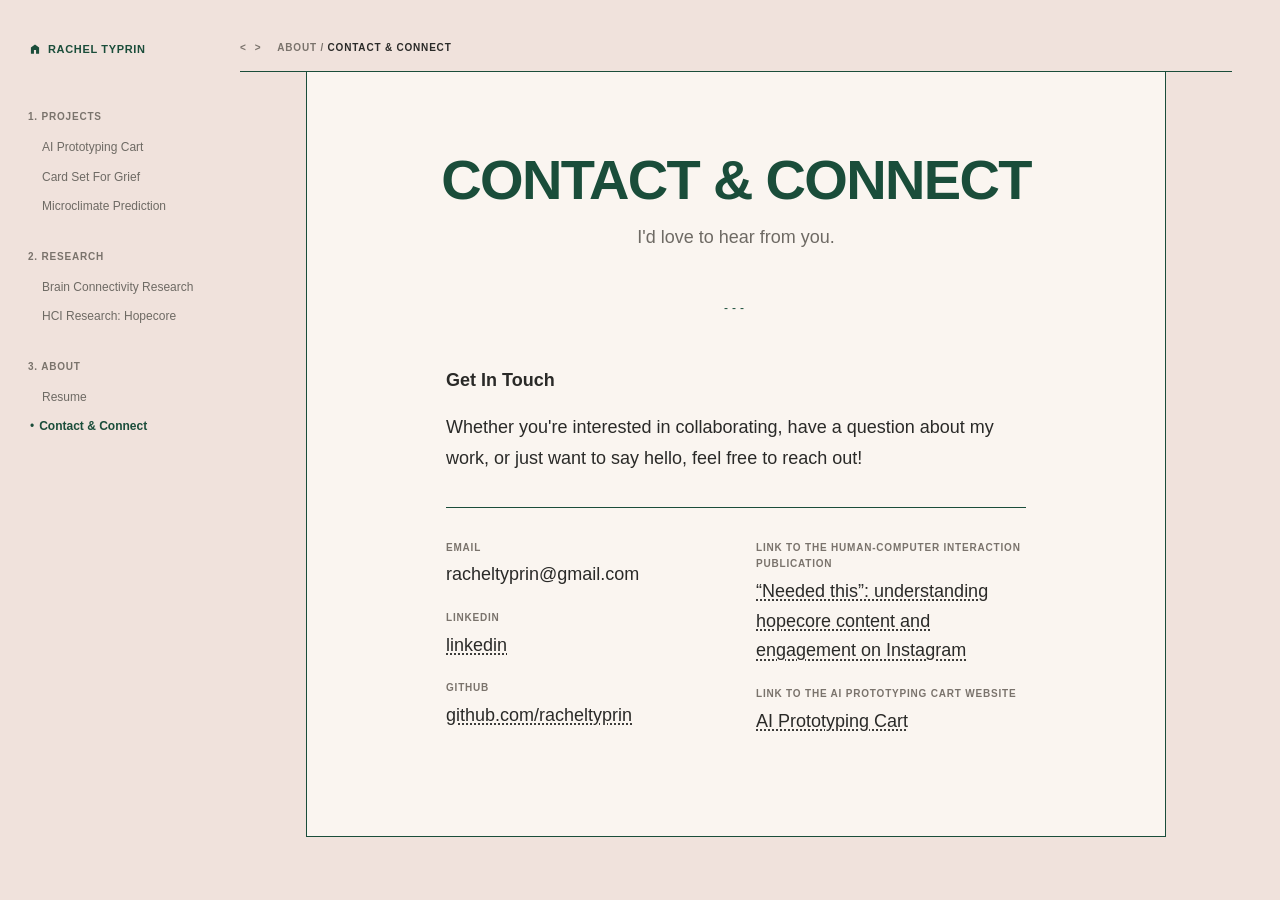
<file: contact.html>
<!DOCTYPE html>
<html lang="en">
<head>
  <meta charset="UTF-8">
  <meta name="viewport" content="width=device-width, initial-scale=1.0">
  <title>Contact & Connect — Rachel Typrin</title>
  <link rel="icon" href="photos/tablogolight.png" type="image/png" media="(prefers-color-scheme: light)">
  <link rel="icon" href="photos/tablogodark.png" type="image/png" media="(prefers-color-scheme: dark)">
  <link href="https://api.fontshare.com/v2/css?f[]=chillax@700,800,900&f[]=satoshi@400,700&display=swap" rel="stylesheet">
  <link rel="stylesheet" href="css/project.css">
</head>
<body>

  <aside class="sidebar">
    <div class="logo"><a href="index.html"><svg class="home-icon" viewBox="0 0 24 24" aria-hidden="true"><path fill="currentColor" d="M5 20V9.5l7-5.288L19 9.5V20h-5.192v-6.384h-3.616V20z"></path></svg>RACHEL TYPRIN</a></div>

    <nav class="toc">
      <div class="toc-section">
        <h3 class="section-title">1. PROJECTS</h3>
        <ul>
          <li><a href="aiprototypingcart.html">AI Prototyping Cart</a></li>
          <li><a href="cardgameforgrief.html">Card Set For Grief</a></li>
          <li><a href="microclimatepredictions.html">Microclimate Prediction</a></li>
        </ul>
      </div>
      <div class="toc-section">
        <h3 class="section-title">2. RESEARCH</h3>
        <ul>
          <li><a href="brainconnectivity.html">Brain Connectivity Research</a></li>
          <li><a href="hopecore.html">HCI Research: Hopecore</a></li>
        </ul>
      </div>
      <div class="toc-section">
        <h3 class="section-title">3. ABOUT</h3>
        <ul>
          <li><a href="resume.html">Resume</a></li>
          <li class="active"><a href="contact.html">Contact & Connect</a></li>
        </ul>
      </div>
    </nav>
  </aside>

  <main class="main-wrapper">

    <nav class="content-nav">
      <div class="nav-left">
        <span class="nav-arrows" onclick="history.back()">&lt;</span>
        <span class="nav-arrows" onclick="history.forward()">&gt;</span>
        <span class="breadcrumb">ABOUT / <span class="current">CONTACT & CONNECT</span></span>
      </div>
      <div class="nav-right"><a class="mobile-home" href="index.html">HOME</a></div>
    </nav>

    <div class="content-well">

      <h1 class="page-title">CONTACT & CONNECT</h1>
      <p class="page-subtitle">I'd love to hear from you.</p>

      <div class="section-divider">---</div>

      <article class="prose">
        <h2>Get In Touch</h2>
        <p>Whether you're interested in collaborating, have a question about my work, or just want to say hello, feel free to reach out!</p>
      </article>

      <div class="contact-divider"></div>
     
      <div class="links-grid-grid">
        <div class="links-grid-col">
            <ul class="contact-links">
                <li>
                <span class="contact-label">Email</span>
                <span class="contact-email">racheltyprin@gmail.com</span>
                </li>
                <li>
                <span class="contact-label">LinkedIn</span>
                <a href="https://www.linkedin.com/in/rachel-typrin-440a25284/" target="_blank" rel="noopener">linkedin</a>
                </li>
                <li>
                <span class="contact-label">GitHub</span>
                <a href="https://github.com/racheltyprin" target="_blank" rel="noopener">github.com/racheltyprin</a>
                </li>
            </ul> 
        </div>
        <div class="links-grid-col">
            <ul class="contact-links">
                <li>
                    <span class="contact-label">Link to the Human-Computer Interaction publication</span>
                    <a href="https://www.emerald.com/jd/article-abstract/doi/10.1108/JD-12-2025-0383/1346274/Needed-this-understanding-hopecore-content-and?redirectedFrom=fulltext" target="_blank" rel="noopener">“Needed this”: understanding hopecore content and engagement on Instagram</a>
                </li>
                <li>
                    <span class="contact-label">Link to the AI Prototyping Cart Website</span>
                    <a href="https://racheltyprin.github.io/AI-Toolkit/" target="_blank" rel="noopener">AI Prototyping Cart</a>
                </li>
            </ul>
        </div>
      </div>


    </div>
    


  </main>

</body>
</html>
</file>
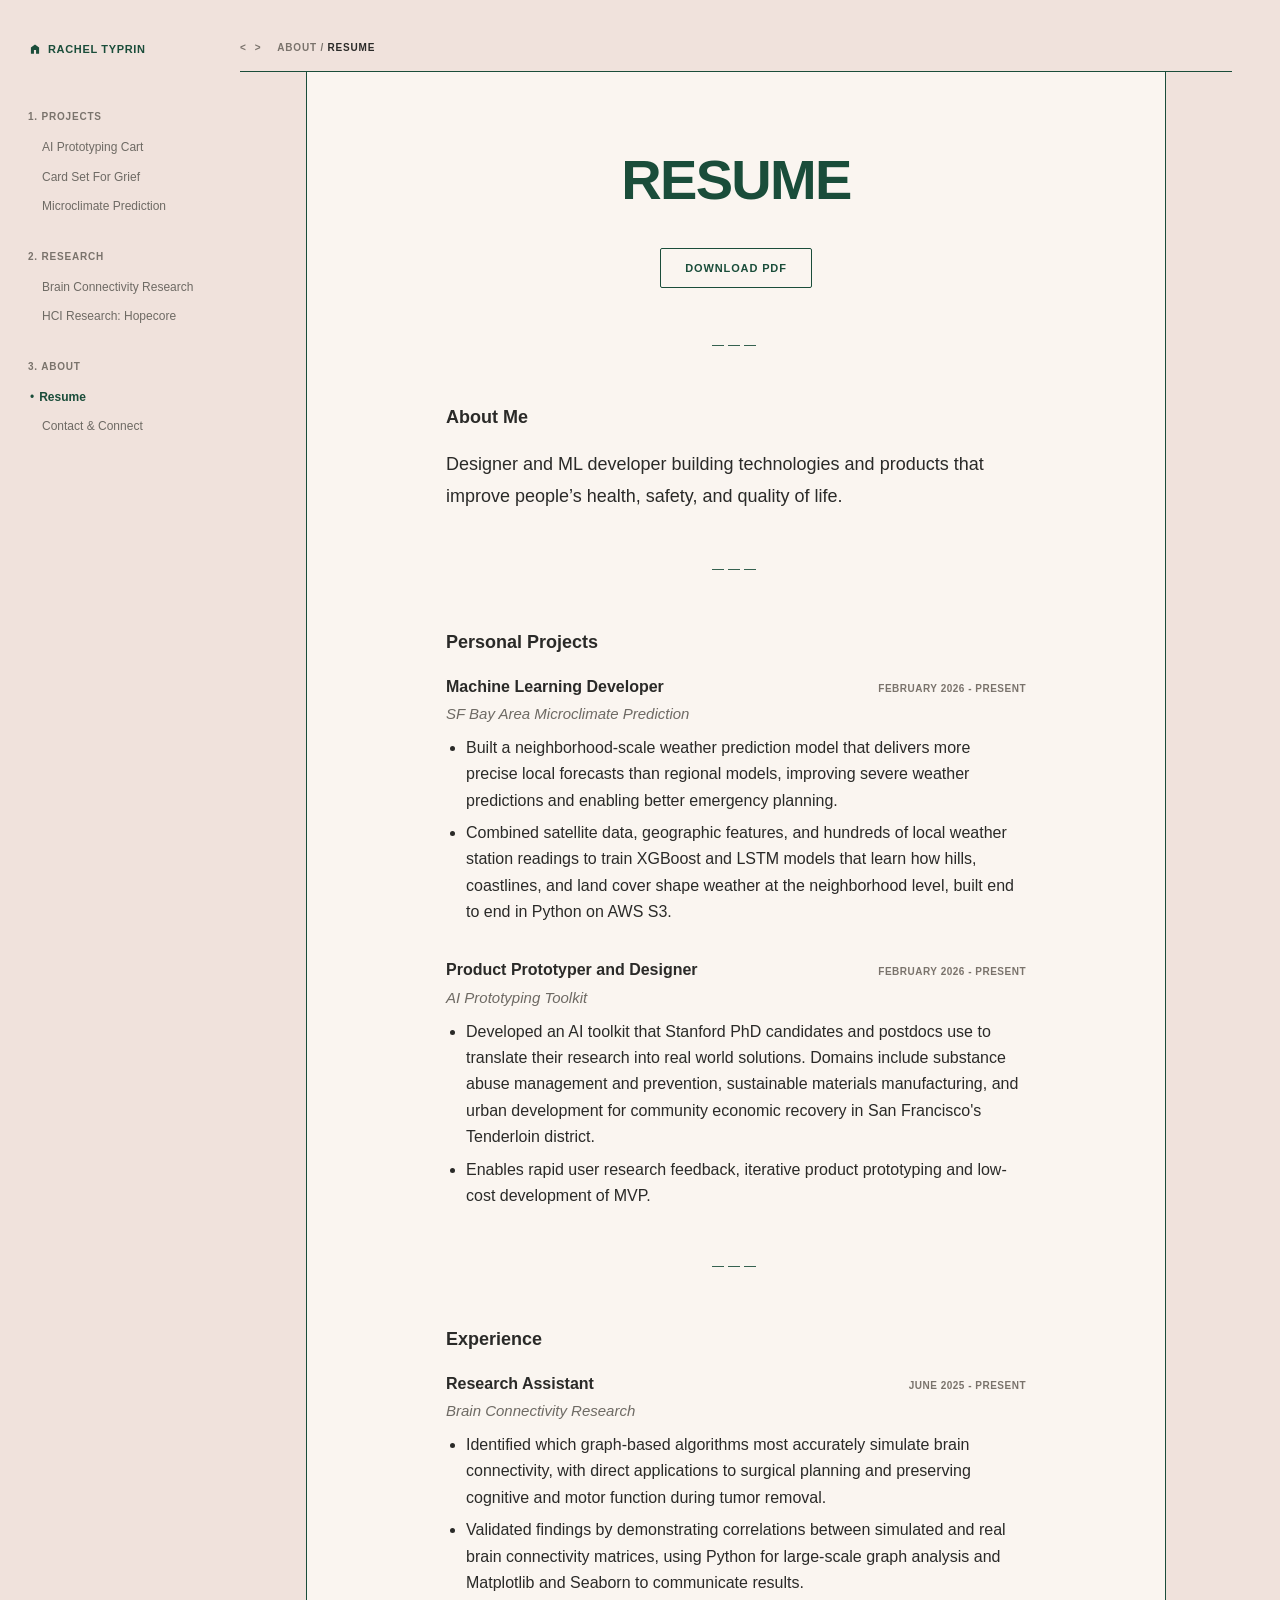
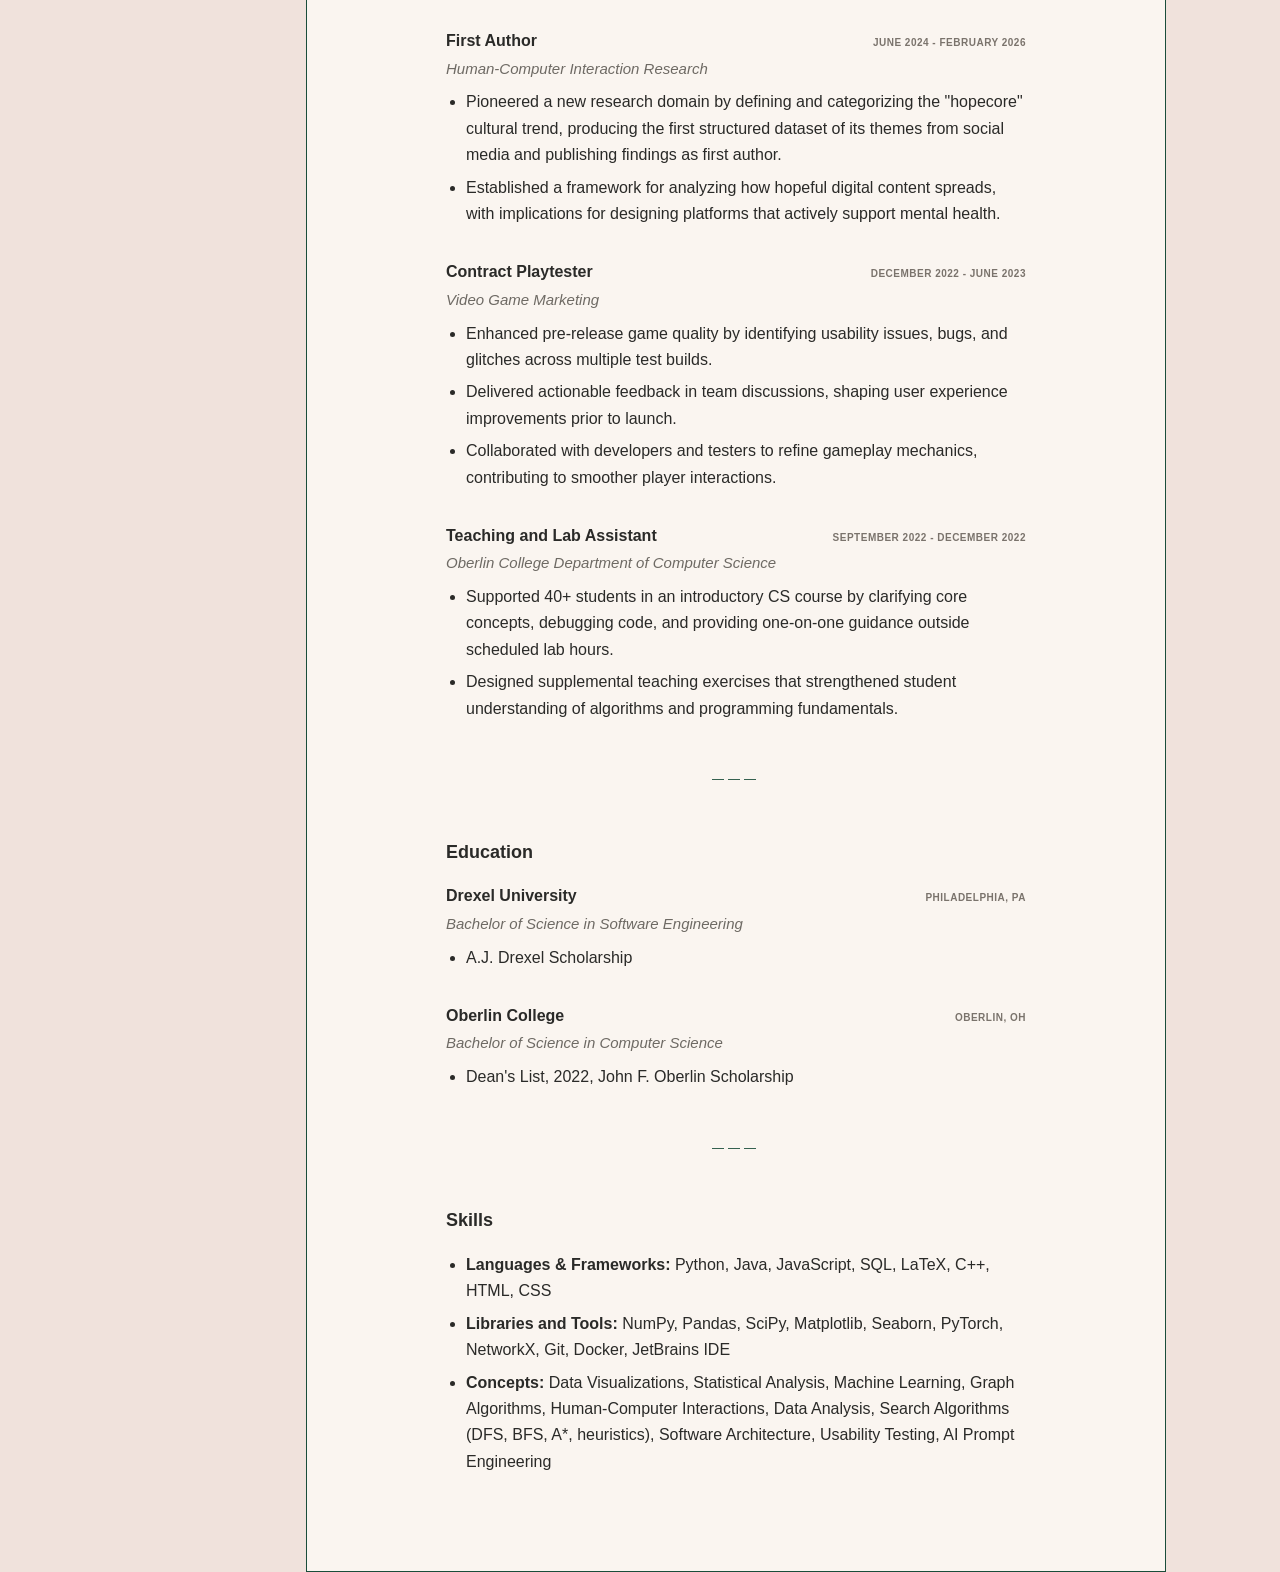
<file: resume.html>
<!DOCTYPE html>
<html lang="en">
<head>
  <meta charset="UTF-8">
  <meta name="viewport" content="width=device-width, initial-scale=1.0">
  <title>Resume — Rachel Typrin</title>
  <link rel="icon" href="photos/tablogolight.png" type="image/png" media="(prefers-color-scheme: light)">
  <link rel="icon" href="photos/tablogodark.png" type="image/png" media="(prefers-color-scheme: dark)">
  <link href="https://api.fontshare.com/v2/css?f[]=chillax@700,800,900&f[]=satoshi@400,700&display=swap" rel="stylesheet">
  <link rel="stylesheet" href="css/project.css">
</head>
<body>

  <aside class="sidebar">
    <div class="logo"><a href="index.html"><svg class="home-icon" viewBox="0 0 24 24" aria-hidden="true"><path fill="currentColor" d="M5 20V9.5l7-5.288L19 9.5V20h-5.192v-6.384h-3.616V20z"></path></svg>RACHEL TYPRIN</a></div>

    <nav class="toc">
      <div class="toc-section">
        <h3 class="section-title">1. PROJECTS</h3>
        <ul>
          <li><a href="aiprototypingcart.html">AI Prototyping Cart</a></li>
          <li><a href="cardgameforgrief.html">Card Set For Grief</a></li>
          <li><a href="microclimatepredictions.html">Microclimate Prediction</a></li>
        </ul>
      </div>
      <div class="toc-section">
        <h3 class="section-title">2. RESEARCH</h3>
        <ul>
          <li><a href="brainconnectivity.html">Brain Connectivity Research</a></li>
          <li><a href="hopecore.html">HCI Research: Hopecore</a></li>
        </ul>
      </div>
      <div class="toc-section">
        <h3 class="section-title">3. ABOUT</h3>
        <ul>
          <li class="active"><a href="resume.html">Resume</a></li>
          <li><a href="contact.html">Contact & Connect</a></li>
        </ul>
      </div>
    </nav>
  </aside>

  <main class="main-wrapper">

    <nav class="content-nav">
      <div class="nav-left">
        <span class="nav-arrows" onclick="history.back()">&lt;</span>
        <span class="nav-arrows" onclick="history.forward()">&gt;</span>
        <span class="breadcrumb">ABOUT / <span class="current">RESUME</span></span>
      </div>
      <div class="nav-right"><a class="mobile-home" href="index.html">HOME</a></div>
    </nav>

    <div class="content-well">

    
      <h1 class="page-title">RESUME </h1>

      <a class="resume-download" href="Resume - Rachel Typrin.pdf" download>Download PDF</a>

      <div class="section-divider">———</div>
      
      <article class="prose">
        <h2>About Me</h2>
        <p>Designer and ML developer building technologies and products that improve people’s health, safety, and quality of life.</p>
      </article>
      <div class="section-divider">———</div>

      <article class="prose">
        <h2>Personal Projects</h2>

        <div class="resume-entry">
          <div class="resume-entry-header">
            <span class="resume-role">Machine Learning Developer</span>
            <span class="resume-date">February 2026 - Present</span>
          </div>
          <span class="resume-org">SF Bay Area Microclimate Prediction</span>
          <ul>
            <li>Built a neighborhood-scale weather prediction model that delivers more precise local forecasts than regional models, improving severe weather predictions and enabling better emergency planning.</li>
            <li>Combined satellite data, geographic features, and hundreds of local weather station readings to train XGBoost and LSTM models that learn how hills, coastlines, and land cover shape weather at the neighborhood level, built end to end in Python on AWS S3.</li>
          </ul>
        </div>

        <div class="resume-entry">
          <div class="resume-entry-header">
            <span class="resume-role">Product Prototyper and Designer</span>
            <span class="resume-date">February 2026 - Present</span>
          </div>
          <span class="resume-org">AI Prototyping Toolkit</span>
          <ul>
            <li>Developed an AI toolkit that Stanford PhD candidates and postdocs use to translate their research into real world solutions. Domains include substance abuse management and prevention, sustainable materials manufacturing, and urban development for community economic recovery in San Francisco's Tenderloin district.</li>
            <li>Enables rapid user research feedback, iterative product prototyping and low-cost development of MVP.</li>
          </ul>
        </div>
      </article>
      <div class="section-divider">———</div>
      <article class="prose">
        <h2>Experience</h2>
        <div class="resume-entry">
          <div class="resume-entry-header">
            <span class="resume-role">Research Assistant</span>
            <span class="resume-date">June 2025 - Present</span>
          </div>
          <span class="resume-org">Brain Connectivity Research</span>
          <ul>
            <li>Identified which graph-based algorithms most accurately simulate brain connectivity, with direct applications to surgical planning and preserving cognitive and motor function during tumor removal.</li>
            <li>Validated findings by demonstrating correlations between simulated and real brain connectivity matrices, using Python for large-scale graph analysis and Matplotlib and Seaborn to communicate results.</li>
          </ul>
        </div>

        <div class="resume-entry">
          <div class="resume-entry-header">
            <span class="resume-role">First Author</span>
            <span class="resume-date">June 2024 - February 2026</span>
          </div>
          <span class="resume-org">Human-Computer Interaction Research</span>
          <ul>
            <li>Pioneered a new research domain by defining and categorizing the "hopecore" cultural trend, producing the first structured dataset of its themes from social media and publishing findings as first author.</li>
            <li>Established a framework for analyzing how hopeful digital content spreads, with implications for designing platforms that actively support mental health.</li>
          </ul>
        </div>

        <div class="resume-entry">
          <div class="resume-entry-header">
            <span class="resume-role">Contract Playtester</span>
            <span class="resume-date">December 2022 - June 2023</span>
          </div>
          <span class="resume-org">Video Game Marketing</span>
          <ul>
            <li>Enhanced pre-release game quality by identifying usability issues, bugs, and glitches across multiple test builds.</li>
            <li>Delivered actionable feedback in team discussions, shaping user experience improvements prior to launch.</li>
            <li>Collaborated with developers and testers to refine gameplay mechanics, contributing to smoother player interactions.</li>
          </ul>
        </div>

        <div class="resume-entry">
          <div class="resume-entry-header">
            <span class="resume-role">Teaching and Lab Assistant</span>
            <span class="resume-date">September 2022 - December 2022</span>
          </div>
          <span class="resume-org">Oberlin College Department of Computer Science</span>
          <ul>
            <li>Supported 40+ students in an introductory CS course by clarifying core concepts, debugging code, and providing one-on-one guidance outside scheduled lab hours.</li>
            <li>Designed supplemental teaching exercises that strengthened student understanding of algorithms and programming fundamentals.</li>
          </ul>
        </div>
      </article>

      <div class="section-divider">———</div>

      <article class="prose">
        <h2>Education</h2>

        <div class="resume-entry">
          <div class="resume-entry-header">
            <span class="resume-role">Drexel University</span>
            <span class="resume-date">Philadelphia, PA</span>
          </div>
          <span class="resume-org">Bachelor of Science in Software Engineering</span>
          <ul>
            <li>A.J. Drexel Scholarship</li>
          </ul>
        </div>

        <div class="resume-entry">
          <div class="resume-entry-header">
            <span class="resume-role">Oberlin College</span>
            <span class="resume-date">Oberlin, OH</span>
          </div>
          <span class="resume-org">Bachelor of Science in Computer Science</span>
          <ul>
            <li>Dean's List, 2022, John F. Oberlin Scholarship</li>
          </ul>
        </div>
      </article>

      <div class="section-divider">———</div>

      <article class="prose">
        <h2>Skills</h2>
        <ul>
          <li><strong>Languages & Frameworks:</strong> Python, Java, JavaScript, SQL, LaTeX, C++, HTML, CSS</li>
          <li><strong>Libraries and Tools:</strong> NumPy, Pandas, SciPy, Matplotlib, Seaborn, PyTorch, NetworkX, Git, Docker, JetBrains IDE</li>
          <li><strong>Concepts:</strong> Data Visualizations, Statistical Analysis, Machine Learning, Graph Algorithms, Human-Computer Interactions, Data Analysis, Search Algorithms (DFS, BFS, A*, heuristics), Software Architecture, Usability Testing, AI Prompt Engineering</li>
        </ul>
      </article>


    </div>
  </main>



</body>
</html>
</file>
<file: css/project.css>
/* ===========================
   VARIABLES
   =========================== */
   :root {
    --green-dark: #1A4D3A;
    --cream: #FAF5F0;
    --text: #2A2A28;
    --text-secondary: #6E6A64;
    --text-muted: #7A736C;
    --border: #1A4D3A;
    --highlight: #D4E8DF;
    --highlighter: #d6b2b7; 
    --font-heading: 'Chillax', sans-serif;
    --font-body: 'Satoshi', sans-serif;
    --white: #fcf9f7;
    --pink-bg: #F0E2DC;
  }
  
  /* ===========================
     RESET
     =========================== */
  *, *::before, *::after {
    box-sizing: border-box;
    margin: 0;
    padding: 0;
  }
  
  a {
    color: inherit;
    text-decoration: none;
  }
  
  /* ===========================
     BODY
     =========================== */
  body {
    margin: 0;
    display: flex;
    background-color: var(--pink-bg);
    color: var(--text);
    height: 100vh;
    font-family: var(--font-body);
    font-size: 16px;
    line-height: 1.65;
    -webkit-font-smoothing: antialiased;
  }
  
  /* ===========================
     SIDEBAR — fixed
     =========================== */
  .sidebar {
    width: 240px;
    padding: 40px 28px;
    height: 100vh;
    overflow-y: auto;
    font-family: var(--font-heading);
    position: fixed;
    top: 0;
    left: 0;
    background: var(--pink-bg);
  }
  
  .logo {
    font-size: 11px;
    font-weight: 900;
    color: var(--green-dark);
    letter-spacing: 0.06em;
    margin-bottom: 48px;
  }

  .logo a {
    display: inline-flex;
    align-items: center;
    gap: 6px;
    border-bottom: 1px dotted transparent;
    padding-bottom: 2px;
  }

  .logo a:hover {
    border-bottom-color: currentColor;
  }

  .logo .home-icon {
    width: 14px;
    height: 14px;
    flex-shrink: 0;
  }
  
  .section-title {
    font-size: 10px;
    font-weight: 700;
    text-transform: uppercase;
    letter-spacing: 0.08em;
    color: var(--text-muted);
    margin-bottom: 12px;
    opacity: 1;
  }
  
  .toc-section {
    margin-bottom: 32px;
  }
  
  .toc ul {
    list-style: none;
    padding: 0;
  }
  
  .toc li {
    font-size: 12px;
    margin-bottom: 10px;
    padding-left: 14px;
    font-family: var(--font-body);
  }
  
  .toc a {
    color: var(--text-secondary);
    transition: color 0.15s;
  }
  
  .toc a:hover {
    color: var(--green-dark);
    text-decoration: underline;
  }
  
  .toc li.active a {
    color: var(--green-dark);
    font-weight: 700;
  }
  
  .toc li.active::before {
    content: "•";
    margin-left: -12px;
    padding-right: 5px;
    color: var(--green-dark);
  }
  
  /* ===========================
     MAIN WRAPPER
     =========================== */
  .main-wrapper {
    flex: 1;
    margin-left: 240px;
    margin-right: 48px;
    display: flex;
    flex-direction: column;
    align-items: center;
    overflow: visible;
  }
  
  /* ===========================
     CONTENT NAV
     =========================== */
  .content-nav {
    width: 100%;
    display: flex;
    justify-content: space-between;
    align-items: center;
    padding: 40px 0 14px 0; /* padding-top matches sidebar logo offset */
    border-bottom: 1px solid var(--border);
    font-family: var(--font-heading);
    font-size: 10px;
    font-weight: 600;
    letter-spacing: 0.08em;
    text-transform: uppercase;
    color: var(--text-muted);
    position: sticky;
    top: 0;
    background: var(--pink-bg);
    z-index: 10;
  }
  
  .nav-left {
    display: flex;
    align-items: center;
  }
  
  .nav-arrows {
    font-weight: 700;
    margin-right: 8px;
    cursor: pointer;
    transition: color 0.15s;
    background: none;
    border: none;
    font-family: var(--font-heading);
    font-size: 10px;
    color: var(--text-muted);
    letter-spacing: 0.08em;
    padding: 0;
  }
  
  .nav-arrows:hover {
    color: var(--green-dark);
  }
  
  .breadcrumb {
    color: var(--text-muted);
    margin-left: 8px;
  }
  
  .current {
    color: var(--text);
  }
  
  .nav-right {
    color: var(--text-muted);
  }

  .nav-right .mobile-home {
    display: none;
  }
  
  /* ===========================
     CONTENT WELL
     =========================== */
  .content-well {
    width: 100%;
    max-width: 860px;
    padding: 80px 48px;
    text-align: center;
    border-left: 1px solid var(--border);
    border-right: 1px solid var(--border);
    border-bottom: 1px solid var(--border);
    position: relative;
    overflow: visible;
    background-color: var(--cream);
  }
  
  /* ===========================
     META & HEADER
     =========================== */
  .meta-data {
    font-family: var(--font-heading);
    font-size: 10px;
    font-weight: 600;
    letter-spacing: 0.15em;
    text-transform: uppercase;
    color: var(--text-muted);
    margin-bottom: 32px;
  }
  
  .page-title {
    font-family: var(--font-heading);
    font-size: clamp(32px, 5vw, 56px);
    font-weight: 900;
    color: var(--green-dark);
    letter-spacing: -0.03em;
    line-height: 1;
    margin: 0 0 16px 0;
  }
  
  .page-subtitle {
    font-family: var(--font-body);
    font-size: 18px;
    color: var(--text-secondary);
    line-height: 1.5;
    margin: 0;
  }
  
  .section-divider {
    margin: 48px 0;
    font-family: var(--font-heading);
    font-size: 12px;
    letter-spacing: 4px;
    color: var(--border);
  }
  
  /* ===========================
     FIGURES
     =========================== */
  .main-figure {
    width: 100%;
    margin: 64px 0;
    text-align: left;
  }
  
  .fig-label {
    display: block;
    margin-bottom: 12px;
    font-family: var(--font-heading);
    font-size: 11px;
    font-weight: 700;
    letter-spacing: 0.05em;
    text-transform: uppercase;
    color: var(--text-muted);
    opacity: 0;
    transition: opacity 0.2s;
    text-align: center;
  }
  
  .main-figure:hover .fig-label {
    opacity: 1;
  }
  
  .highlight {
    background-color: var(--highlighter);
    padding: 2px 8px;
    border-radius: 2px;
    color: var(--green-dark);
  }
  
  .image-border {
    border: 1px solid var(--border);
    border-radius: 2px;
    overflow: hidden;
  }

  .image-border img {
    width: 100%;
    height: auto;
    display: block;
  }
  
  .placeholder-diagram {
    min-height: 400px;
    width: 100%;
    background-color: var(--cream);
    display: flex;
    align-items: center;
    justify-content: center;
    color: var(--text-muted);
    font-family: var(--font-heading);
    font-size: 12px;
    letter-spacing: 0.05em;
  }
  
  /* ===========================
     PROSE
     =========================== */
  .prose {
    text-align: left;
    max-width: 580px;
    margin: 0 auto;
  }
  
  .prose p {
    font-family: var(--font-body);
    font-size: 18px;
    line-height: 1.75;
    color: var(--text);
    margin-bottom: 24px;
  }
  
  .series-note {
    font-style: italic;
    color: var(--text-muted);
    margin-top: 40px;
    font-size: 15px;
  }
  
  .prose h2 {
    font-family: var(--font-body);
    font-size: 18px;
    font-weight: 700;
    color: var(--text);
    margin-bottom: 16px;
  }
  
  /* ===========================
     RIGHT MARGIN
     =========================== */
  .right-margin {
    width: 48px;
    position: fixed;
    right: 0;
    top: 0;
    height: 100vh;
    border-left: 1px solid var(--border);
    display: flex;
    flex-direction: column;
    align-items: center;
    padding-top: 20px;
    background: var(--cream);
  }
  
  .ruler {
    flex: 1;
    width: 100%;
    background-image: linear-gradient(to bottom, var(--border) 1px, transparent 1px);
    background-size: 100% 20px;
    margin-top: 20px;
  }
  
  /* ===========================
     GLOSSARY
     =========================== */
  .glossary {
    text-align: left;
    width: 100%;
    margin-top: 0;
  }

  .glossary-title {
    font-family: var(--font-body);
    font-size: 18px;
    font-weight: 700;
    color: var(--text);
    margin-bottom: 16px;
  }

  .glossary .toc-header-line {
    height: 1px;
    background-color: var(--border);
    margin-bottom: 24px;
  }

  .glossary-grid {
    display: grid;
    grid-template-columns: 1fr 1fr;
    gap: 0 40px;
  }

  .glossary-entry {
    margin-bottom: 16px;
  }

  .glossary-entry p {
    font-family: var(--font-body);
    font-size: 14px;
    line-height: 1.65;
    color: var(--text);
    margin: 0;
  }

  .glossary-entry p strong {
    font-weight: 700;
  }

  /* ===========================
     VOCAB DEFINITIONS
     =========================== */
  .vocab {
    text-decoration: underline dotted var(--text-muted);
    text-underline-offset: 3px;
    cursor: help;
  }

  .vocab-num {
    font-size: 0.65em;
    vertical-align: super;
    line-height: 0;
    margin-left: 1px;
    color: var(--text-muted);
  }

  .glossary-entry.gloss-active {
    background-color: var(--highlighter);
    padding: 4px 8px;
    border-radius: 2px;
  }

  .vocab .vocab-def {
    display: none;
    position: absolute;
    left: calc(100% + 16px);
    width: 150px;
    font-family: var(--font-body);
    font-size: 13px;
    line-height: 1.5;
    color: var(--text);
    z-index: 20;
    pointer-events: none;
    white-space: normal;
  }

  .vocab:hover .vocab-def {
    display: block;
  }

  /* ===========================
     RESUME
     =========================== */
  .resume-download {
    display: inline-block;
    margin-top: 24px;
    font-family: var(--font-heading);
    font-size: 11px;
    font-weight: 700;
    letter-spacing: 0.08em;
    text-transform: uppercase;
    color: var(--green-dark);
    border: 1px solid var(--green-dark);
    padding: 10px 24px;
    border-radius: 2px;
    transition: background-color 0.15s, color 0.15s;
  }

  .resume-download:hover {
    background-color: var(--green-dark);
    color: var(--cream);
  }

  .resume-divider {
    width: 100%;
    max-width: 580px;
    height: 1px;
    background-color: var(--border);
    margin: 32px auto;
  }

  .resume-entry {
    margin-bottom: 32px;
  }

  .resume-entry-header {
    display: flex;
    justify-content: space-between;
    align-items: baseline;
    margin-bottom: 2px;
  }

  .resume-role {
    font-family: var(--font-body);
    font-size: 16px;
    font-weight: 700;
    color: var(--text);
  }

  .resume-date {
    font-family: var(--font-heading);
    font-size: 10px;
    font-weight: 600;
    letter-spacing: 0.05em;
    text-transform: uppercase;
    color: var(--text-muted);
    white-space: nowrap;
    margin-left: 16px;
  }

  .resume-org {
    font-family: var(--font-body);
    font-size: 15px;
    font-style: italic;
    color: var(--text-secondary);
    display: block;
    margin-bottom: 8px;
  }

  .prose ul:not(.contact-links) {
    list-style: disc;
    padding-left: 20px;
    margin-bottom: 16px;
  }

  .prose li {
    font-family: var(--font-body);
    font-size: 16px;
    line-height: 1.65;
    color: var(--text);
    margin-bottom: 6px;
  }

  .end-text {
    font-family: var(--font-body);
    font-size: 13px;
    font-weight: 700;
    color: var(--text);
    margin-bottom: 16px;
  }

  /* ===========================
     CONTACT
     =========================== */
  .contact-links {
    text-align: left;
    max-width: 580px;
    margin: 0 auto;
    list-style: none;
    padding: 0;
  }

  .contact-links li,
  .contact-links > div {
    margin-bottom: 20px;
  }

  .contact-label {
    display: block;
    font-family: var(--font-heading);
    font-size: 10px;
    font-weight: 700;
    letter-spacing: 0.08em;
    text-transform: uppercase;
    color: var(--text-muted);
    margin-bottom: 4px;
  }

  .contact-email {
    font-family: var(--font-body);
    font-size: 18px;
    color: var(--text);
  }

  .contact-links a {
    font-family: var(--font-body);
    font-size: 18px;
    color: var(--text);
    text-decoration:underline dotted;
    text-underline-offset: 3px;
    transition: color 0.15s;
  }
  

  .contact-links a:hover {
    color: var(--green-dark);
    text-decoration: underline;
  }

  .contact-divider {
    width: 100%;
    max-width: 580px;
    height: 1px;
    background-color: var(--border);
    margin: 32px auto;
  }

  /* ===========================
     LINKS GRID
     =========================== */
  .links-grid {
    text-align: left;
    width: 100%;
    margin-top: 0;
  }

  .links-grid-title {
    font-family: var(--font-body);
    font-size: 18px;
    font-weight: 700;
    color: var(--text);
    margin-bottom: 16px;
  }

  .links-grid .toc-header-line {
    height: 1px;
    background-color: var(--border);
    margin-bottom: 24px;
  }

  .links-grid-grid {
    display: grid;
    grid-template-columns: 1fr 1fr;
    gap: 0 40px;
    max-width: 580px;
    margin: 0 auto;
  }

  .links-grid-entry {
    margin-bottom: 16px;
  }

  .links-grid-entry p {
    font-family: var(--font-body);
    font-size: 14px;
    line-height: 1.65;
    color: var(--text);
    margin: 0;
  }

  .links-grid-entry p strong {
    font-weight: 700;
  }
  .links-grid-grid .contact-links {
    max-width: none;
    margin: 0;
  }


/* ===========================
     LINKS IN PROJECTS
     =========================== */


  .link-label {
    display: block;
    font-family: var(--font-heading);
    font-size: 10px;
    font-weight: 700;
    letter-spacing: 0.08em;
    text-transform: uppercase;
    color: var(--text-muted);
    margin-bottom: 4px;
  }

  .link-link {
    text-align: center;
    max-width: 580px;
    margin: 0 auto;
    padding: 0;
  }

  .link-link a {
    font-family: var(--font-body);
    font-size: 18px;
    color: var(--green-dark);
    text-decoration: underline dotted;
    text-underline-offset: 3px;
    transition: color 0.15s;
  }

  .link-link a:hover {
    color: var(--text);
    text-decoration: underline;
  }

  /* ===========================
     HOPECORE NETWORK CHART
     =========================== */
  .network-chart-wrap {
    padding: 24px 16px 12px;
    background: var(--cream);
  }

  .network-legend {
    display: flex;
    gap: 20px;
    align-items: center;
    flex-wrap: wrap;
    margin-bottom: 18px;
    justify-content: center;
  }

  .network-legend-item {
    display: flex;
    align-items: center;
    gap: 6px;
    font-size: 11px;
    font-family: var(--font-heading);
    font-weight: 600;
    letter-spacing: 0.06em;
    text-transform: uppercase;
    color: var(--text-muted);
  }

  .network-legend-note {
    font-family: var(--font-body);
    font-weight: 400;
    text-transform: none;
    letter-spacing: 0;
    margin-left: 8px;
  }

  .network-legend-dot {
    width: 10px;
    height: 10px;
    border-radius: 50%;
    flex-shrink: 0;
  }

  #network-svg {
    display: block;
    width: 100%;
  }

  .network-info-bar {
    text-align: center;
    font-size: 11px;
    color: var(--text-muted);
    margin-top: 10px;
    min-height: 16px;
    letter-spacing: 0.01em;
  }

  .col-label {
    font-family: var(--font-heading);
    font-weight: 700;
    font-size: 11px;
    letter-spacing: 0.08em;
    text-transform: uppercase;
    fill: var(--text-muted);
  }

  .node-label {
    font-family: var(--font-body);
    font-size: 11px;
    fill: var(--text-muted);
    pointer-events: none;
  }

  /* ===========================
     INTERACTIVE TAG
     =========================== */
  .interactive .image-border {
    position: relative;
    overflow: visible;
  }

  .interactive .image-border::before {
    content: 'INTERACTIVE';
    position: absolute;
    bottom: 100%;
    left: 0;
    font-family: var(--font-heading);
    font-size: 9px;
    font-weight: 700;
    letter-spacing: 0.08em;
    color: var(--cream);
    background-color: var(--green-dark);
    padding: 4px 10px;
    border-radius: 4px 4px 0 0;
    z-index: 2;
  }

  /* ===========================
     RESPONSIVE
     =========================== */
  @media (max-width: 900px) {
    body {
      display: block;
      height: auto;
    }
  
    .sidebar,
    .right-margin {
      display: none;
    }
  
    .main-wrapper {
      margin-left: 0;
      margin-right: 0;
      padding-top: 0;
      overflow-y: visible;
    }
  
    .nav-right .mobile-home {
      display: inline;
    }

    .content-nav,
    .content-well {
      max-width: 100%;
      padding-left: 24px;
      padding-right: 24px;
    }
  
    .placeholder-diagram {
      min-height: 240px;
    }
  
    .prose p {
      font-size: 16px;
    }

    .fig-label {
      opacity: 1;
    }
  }
</file>
